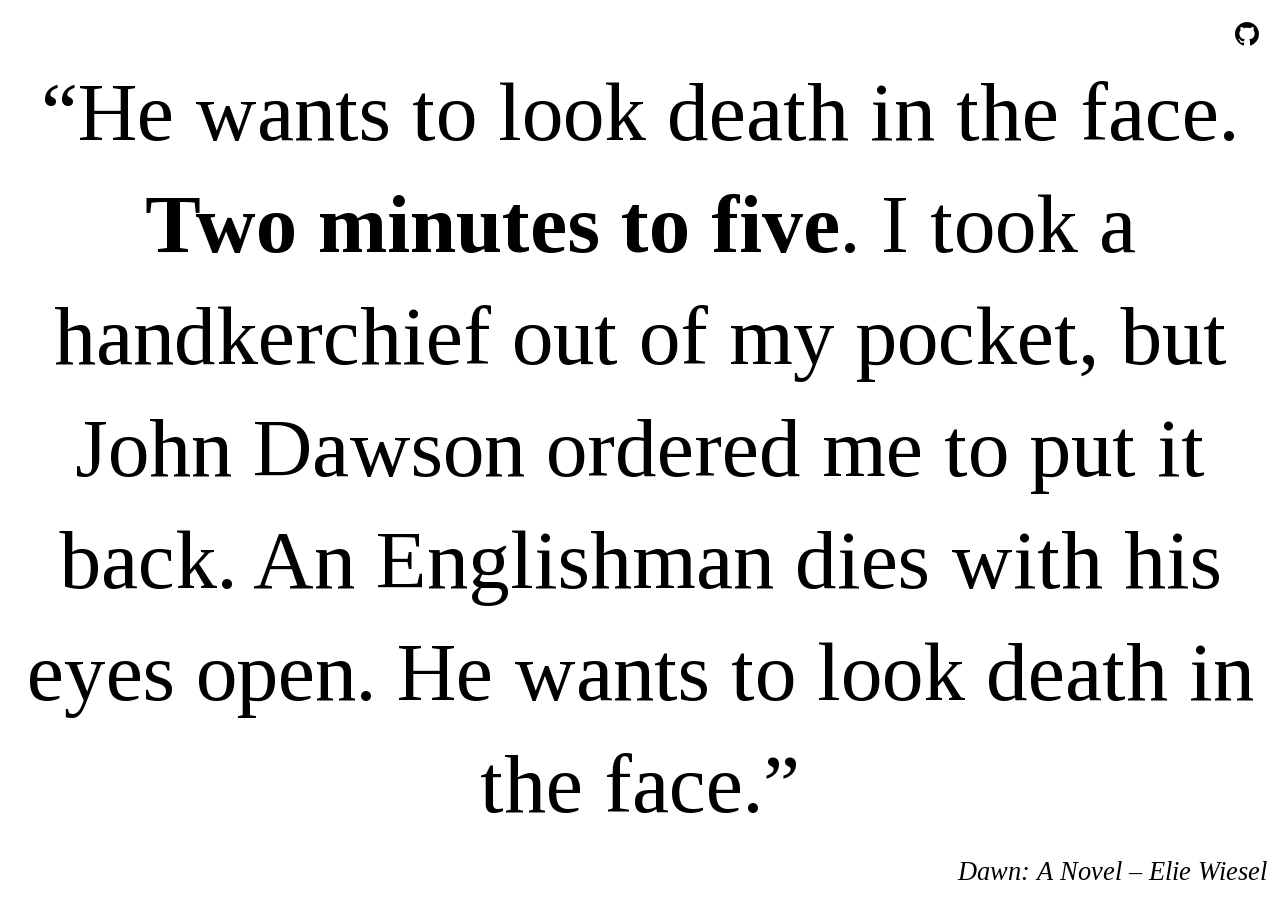
<file: app/index.html>
<!DOCTYPE html>
<html lang="en">
<head>
  <meta charset="UTF-8">
  <meta name="viewport" content="width=device-width, initial-scale=1, viewport-fit=cover">
  <title>Open Author Clock</title>
  <meta name="description" content="A literary clock that tells the time through quotes from literature, one for every minute of the day.">
  <meta name="author" content="Amber Caravalho">
  <meta name="color-scheme" content="light dark">
  <meta name="theme-color" content="#ffffff" media="(prefers-color-scheme: light)">
  <meta name="theme-color" content="#111111" media="(prefers-color-scheme: dark)">

  <meta property="og:type" content="website">
  <meta property="og:title" content="Open Author Clock">
  <meta property="og:description" content="A literary clock that tells the time through quotes from literature, one for every minute of the day.">
  <meta property="og:url" content="https://clock.ambercaravalho.com">
  <meta property="og:image" content="https://clock.ambercaravalho.com/icons/icon-512.png">
  <meta name="twitter:card" content="summary">

  <link rel="icon" href="favicon.ico" sizes="16x16 32x32 48x48">
  <link rel="apple-touch-icon" href="apple-touch-icon.png">
  <link rel="manifest" href="manifest.webmanifest">

  <link rel="preload" href="fonts/tinos-400-latin.woff2" as="font" type="font/woff2" crossorigin>
  <link rel="preload" href="fonts/tinos-700-latin.woff2" as="font" type="font/woff2" crossorigin>
  <link rel="modulepreload" href="scripts/config.js">
  <link rel="modulepreload" href="scripts/quotes.js">
  <link rel="modulepreload" href="scripts/fit-text.js">

  <link rel="stylesheet" href="styles/styles.css">
  <script type="module" src="scripts/main.js"></script>
</head>
<body>
  <main id="quoteContainer" aria-live="polite" aria-atomic="true">
    <blockquote id="quote"><span id="quoteText">Loading quote&hellip;</span></blockquote>
    <cite id="author"></cite>
  </main>

  <a
    href="https://github.com/ambercaravalho/open-author-clock"
    class="github-link"
    target="_blank"
    rel="noopener noreferrer"
    aria-label="View source code on GitHub"
  >
    <svg width="24" height="24" viewBox="0 0 16 16" fill="currentColor" aria-hidden="true">
      <path d="M8 0C3.58 0 0 3.58 0 8c0 3.54 2.29 6.53 5.47 7.59.4.07.55-.17.55-.38 0-.19-.01-.82-.01-1.49-2.01.37-2.53-.49-2.69-.94-.09-.23-.48-.94-.82-1.13-.28-.15-.68-.52-.01-.53.63-.01 1.08.58 1.23.82.72 1.21 1.87.87 2.33.66.07-.52.28-.87.51-1.07-1.78-.2-3.64-.89-3.64-3.95 0-.87.31-1.59.82-2.15-.08-.2-.36-1.02.08-2.12 0 0 .67-.21 2.2.82.64-.18 1.32-.27 2-.27.68 0 1.36.09 2 .27 1.53-1.04 2.2-.82 2.2-.82.44 1.1.16 1.92.08 2.12.51.56.82 1.27.82 2.15 0 3.07-1.87 3.75-3.65 3.95.29.25.54.73.54 1.48 0 1.07-.01 1.93-.01 2.2 0 .21.15.46.55.38A8.013 8.013 0 0016 8c0-4.42-3.58-8-8-8z"/>
    </svg>
  </a>

  <noscript>
    <div class="error">
      <p>This clock needs JavaScript to pick a quote for the current minute.</p>
    </div>
  </noscript>
</body>
</html>
</file>
<file: app/styles/styles.css>
@font-face {
  font-family: 'Tinos';
  font-style: normal;
  font-weight: 400;
  font-display: swap;
  src: url('../fonts/tinos-400-latin.woff2') format('woff2');
  unicode-range: U+0000-00FF, U+0131, U+0152-0153, U+02BB-02BC, U+02C6, U+02DA,
    U+02DC, U+0304, U+0308, U+0329, U+2000-206F, U+20AC, U+2122, U+2191, U+2193,
    U+2212, U+2215, U+FEFF, U+FFFD;
}

@font-face {
  font-family: 'Tinos';
  font-style: normal;
  font-weight: 400;
  font-display: swap;
  src: url('../fonts/tinos-400-latin-ext.woff2') format('woff2');
  unicode-range: U+0100-02BA, U+02BD-02C5, U+02C7-02CC, U+02CE-02D7, U+02DD-02FF,
    U+0304, U+0308, U+0329, U+1D00-1DBF, U+1E00-1E9F, U+1EF2-1EFF, U+2020,
    U+20A0-20AB, U+20AD-20C0, U+2113, U+2C60-2C7F, U+A720-A7FF;
}

@font-face {
  font-family: 'Tinos';
  font-style: italic;
  font-weight: 400;
  font-display: swap;
  src: url('../fonts/tinos-400i-latin.woff2') format('woff2');
  unicode-range: U+0000-00FF, U+0131, U+0152-0153, U+02BB-02BC, U+02C6, U+02DA,
    U+02DC, U+0304, U+0308, U+0329, U+2000-206F, U+20AC, U+2122, U+2191, U+2193,
    U+2212, U+2215, U+FEFF, U+FFFD;
}

@font-face {
  font-family: 'Tinos';
  font-style: italic;
  font-weight: 400;
  font-display: swap;
  src: url('../fonts/tinos-400i-latin-ext.woff2') format('woff2');
  unicode-range: U+0100-02BA, U+02BD-02C5, U+02C7-02CC, U+02CE-02D7, U+02DD-02FF,
    U+0304, U+0308, U+0329, U+1D00-1DBF, U+1E00-1E9F, U+1EF2-1EFF, U+2020,
    U+20A0-20AB, U+20AD-20C0, U+2113, U+2C60-2C7F, U+A720-A7FF;
}

@font-face {
  font-family: 'Tinos';
  font-style: normal;
  font-weight: 700;
  font-display: swap;
  src: url('../fonts/tinos-700-latin.woff2') format('woff2');
  unicode-range: U+0000-00FF, U+0131, U+0152-0153, U+02BB-02BC, U+02C6, U+02DA,
    U+02DC, U+0304, U+0308, U+0329, U+2000-206F, U+20AC, U+2122, U+2191, U+2193,
    U+2212, U+2215, U+FEFF, U+FFFD;
}

@font-face {
  font-family: 'Tinos';
  font-style: normal;
  font-weight: 700;
  font-display: swap;
  src: url('../fonts/tinos-700-latin-ext.woff2') format('woff2');
  unicode-range: U+0100-02BA, U+02BD-02C5, U+02C7-02CC, U+02CE-02D7, U+02DD-02FF,
    U+0304, U+0308, U+0329, U+1D00-1DBF, U+1E00-1E9F, U+1EF2-1EFF, U+2020,
    U+20A0-20AB, U+20AD-20C0, U+2113, U+2C60-2C7F, U+A720-A7FF;
}

:root {
  color-scheme: light dark;

  --color-background: #fff;
  --color-text: #000;
  --color-error: #a11;

  --font-family-serif: 'Tinos', Georgia, 'Times New Roman', serif;
  --font-weight-normal: 400;
  --font-weight-bold: 700;

  --font-size-author: clamp(0.85rem, 2.4vmin + 0.3rem, 3rem);
  --quote-line-height: 1.35;

  --edge-gap: max(1.5vmin, 0.75rem);
  --top-gap: calc(var(--edge-gap) + 2.5rem);
  --fade-duration: 1s;
  --transition-timing: ease;
}

@media (prefers-color-scheme: dark) {
  :root {
    --color-background: #111;
    --color-text: #e8e8e8;
    --color-error: #f88;
  }
}

:root[data-display='eink'] {
  color-scheme: light;

  --color-background: #fff;
  --color-text: #000;
  --color-error: #000;
}

*,
*::before,
*::after {
  box-sizing: border-box;
}

html,
body {
  height: 100%;
  margin: 0;
  padding: 0;
}

body {
  height: 100dvh;
  overflow: hidden;
  overscroll-behavior: none;
  background-color: var(--color-background);
  color: var(--color-text);
  font-family: var(--font-family-serif);
  -webkit-text-size-adjust: none;
  text-size-adjust: none;
}

#quoteContainer {
  display: grid;
  grid-template-rows: 1fr auto;
  height: 100%;
  width: 100%;
  padding: calc(env(safe-area-inset-top, 0px) + var(--top-gap))
    calc(env(safe-area-inset-right, 0px) + var(--edge-gap))
    calc(env(safe-area-inset-bottom, 0px) + var(--edge-gap))
    calc(env(safe-area-inset-left, 0px) + var(--edge-gap));
  gap: var(--edge-gap);
}

#quote {
  display: flex;
  align-items: center;
  justify-content: center;
  min-height: 0;
  margin: 0;
  overflow: clip;
  font-size: 1rem;
  font-weight: var(--font-weight-normal);
  opacity: 1;
  transition: opacity var(--fade-duration) var(--transition-timing);
}

#quoteText {
  max-width: 100%;
  line-height: var(--quote-line-height);
  text-align: center;
  text-wrap: pretty;
  overflow-wrap: break-word;
  hyphens: auto;
}

#quoteText strong {
  font-weight: var(--font-weight-bold);
}

#author {
  align-self: end;
  justify-self: end;
  max-width: 100%;
  font-size: var(--font-size-author);
  text-align: right;
  text-wrap: balance;
  opacity: 1;
  transition: opacity var(--fade-duration) var(--transition-timing);
}

#author:empty {
  min-height: 1em;
}

.error {
  position: fixed;
  inset: 0;
  z-index: 200;
  display: grid;
  place-content: center;
  margin: 0;
  padding: 2rem;
  background-color: var(--color-background);
  color: var(--color-error);
}

.error > p {
  max-width: 40ch;
  margin: 0;
  font-size: clamp(1rem, 2.5vmin + 0.5rem, 1.75rem);
  text-align: center;
  text-wrap: pretty;
}

.github-link {
  position: fixed;
  top: calc(env(safe-area-inset-top, 0px) + var(--edge-gap));
  right: calc(env(safe-area-inset-right, 0px) + var(--edge-gap));
  display: flex;
  padding: 0.5rem;
  color: inherit;
  opacity: 1;
  transition: opacity 0.3s var(--transition-timing);
}

.github-link:hover,
.github-link:focus-visible {
  opacity: 0.5;
}

@media (prefers-reduced-motion: reduce) {
  *,
  *::before,
  *::after {
    animation-duration: 0.01ms !important;
    animation-iteration-count: 1 !important;
    transition-duration: 0.01ms !important;
  }
}

@media (hover: none) and (pointer: coarse) {
  #quoteContainer {
    -webkit-user-select: none;
    user-select: none;
    touch-action: manipulation;
  }
}

@media print {
  body {
    height: auto;
    background-color: #fff;
    color: #000;
  }

  .github-link {
    display: none;
  }

  #quote,
  #author {
    opacity: 1 !important;
  }
}
</file>
